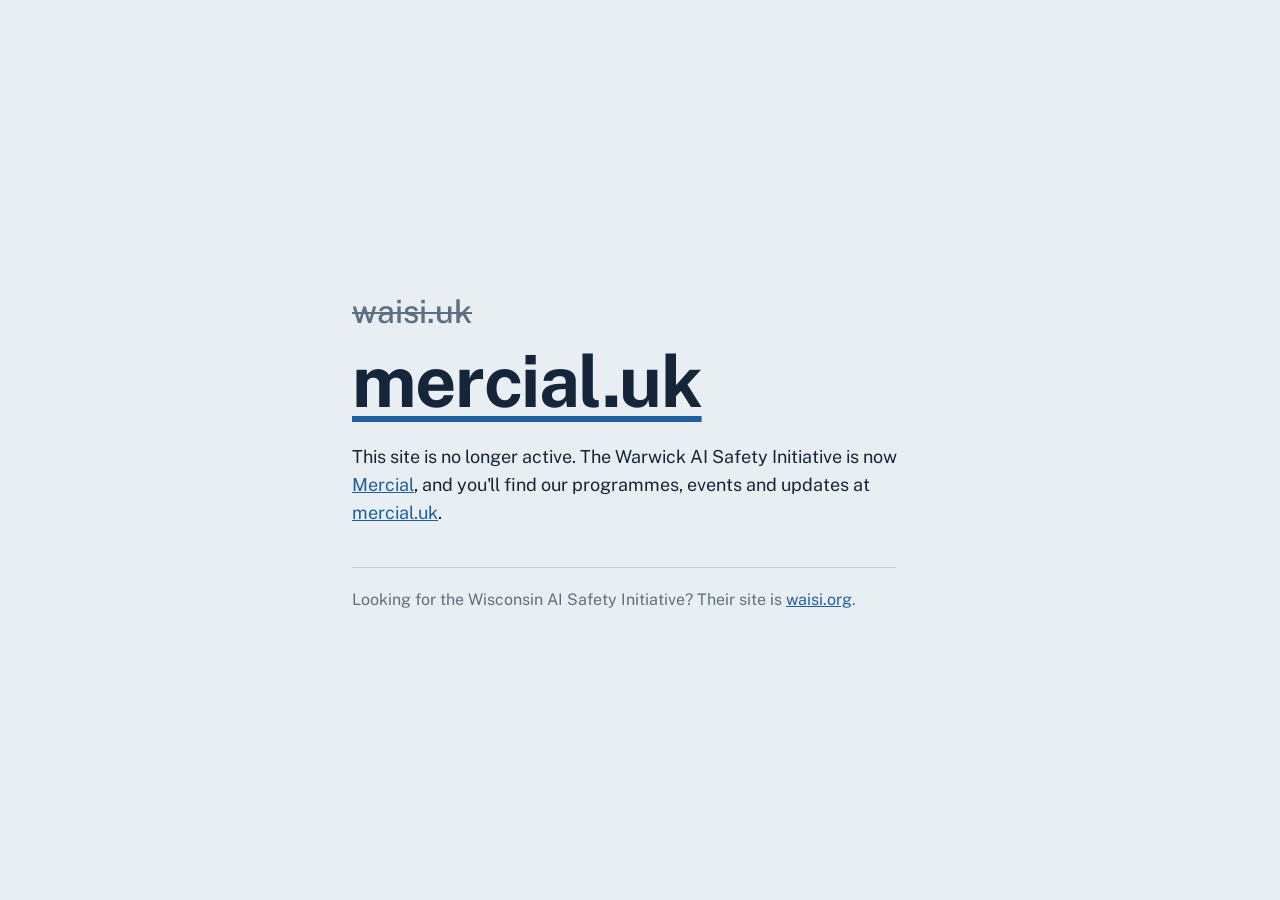
<file: index.html>
<!DOCTYPE html>
<html lang="en-GB">
<head>
  <meta charset="utf-8">
  <meta name="viewport" content="width=device-width, initial-scale=1">
  <title>We've moved to mercial.uk</title>
  <meta name="description" content="The Warwick AI Safety Initiative is now Mercial. Visit mercial.uk.">
  <meta name="robots" content="noindex, follow">
  <link rel="canonical" href="https://mercial.uk/">
  <link rel="preconnect" href="https://fonts.googleapis.com">
  <link rel="preconnect" href="https://fonts.gstatic.com" crossorigin>
  <link href="https://fonts.googleapis.com/css2?family=Public+Sans:wght@400;500;700&display=swap" rel="stylesheet">
  <style>
    :root {
      --bg: #e9eef2;
      --ink: #15263a;
      --muted: #5d6f82;
      --rule: #c3ced8;
      --link: #1f5f9e;
      --focus: #e0a526;
    }
    @media (prefers-color-scheme: dark) {
      :root {
        --bg: #101a25;
        --ink: #e3ebf2;
        --muted: #8c9cad;
        --rule: #2a3a4b;
        --link: #8cc0f0;
      }
    }

    * { box-sizing: border-box; }

    html, body { height: 100%; }

    body {
      margin: 0;
      background: var(--bg);
      color: var(--ink);
      font-family: "Public Sans", -apple-system, BlinkMacSystemFont, "Segoe UI", Roboto, Helvetica, Arial, sans-serif;
      font-size: 1.125rem;
      line-height: 1.55;
      display: grid;
      place-items: center;
      padding: 2rem 1.5rem;
    }

    main {
      width: 100%;
      max-width: 36rem;
    }

    .old {
      margin: 0;
      font-size: clamp(1.5rem, 5vw, 2rem);
      font-weight: 500;
      color: var(--muted);
      text-decoration: line-through;
      text-decoration-thickness: 2px;
    }

    .new {
      margin: 0.1em 0 0;
      font-size: clamp(2.75rem, 11vw, 4.5rem);
      font-weight: 700;
      line-height: 1.05;
      letter-spacing: -0.02em;
    }

    .new a {
      color: var(--ink);
      text-decoration: underline;
      text-decoration-color: var(--link);
      text-decoration-thickness: 0.08em;
      text-underline-offset: 0.12em;
    }

    .new a:hover { color: var(--link); }

    p {
      margin: 1.5rem 0 0;
      max-width: 34em;
    }

    .aside {
      margin-top: 2.5rem;
      padding-top: 1.25rem;
      border-top: 1px solid var(--rule);
      font-size: 1rem;
      color: var(--muted);
    }

    a { color: var(--link); }

    a:focus-visible {
      outline: 3px solid var(--focus);
      outline-offset: 3px;
      border-radius: 2px;
    }
  </style>
</head>
<body>
  <main>
    <p class="old" aria-hidden="true">waisi.uk</p>
    <h1 class="new"><a href="https://mercial.uk/">mercial.uk</a></h1>

    <p>This site is no longer active. The Warwick AI Safety Initiative is now <a href="https://mercial.uk/">Mercial</a>, and you'll find our programmes, events and updates at <a href="https://mercial.uk/">mercial.uk</a>.</p>

    <p class="aside">Looking for the Wisconsin AI Safety Initiative? Their site is <a href="https://waisi.org/">waisi.org</a>.</p>
  </main>
</body>
</html>
</file>
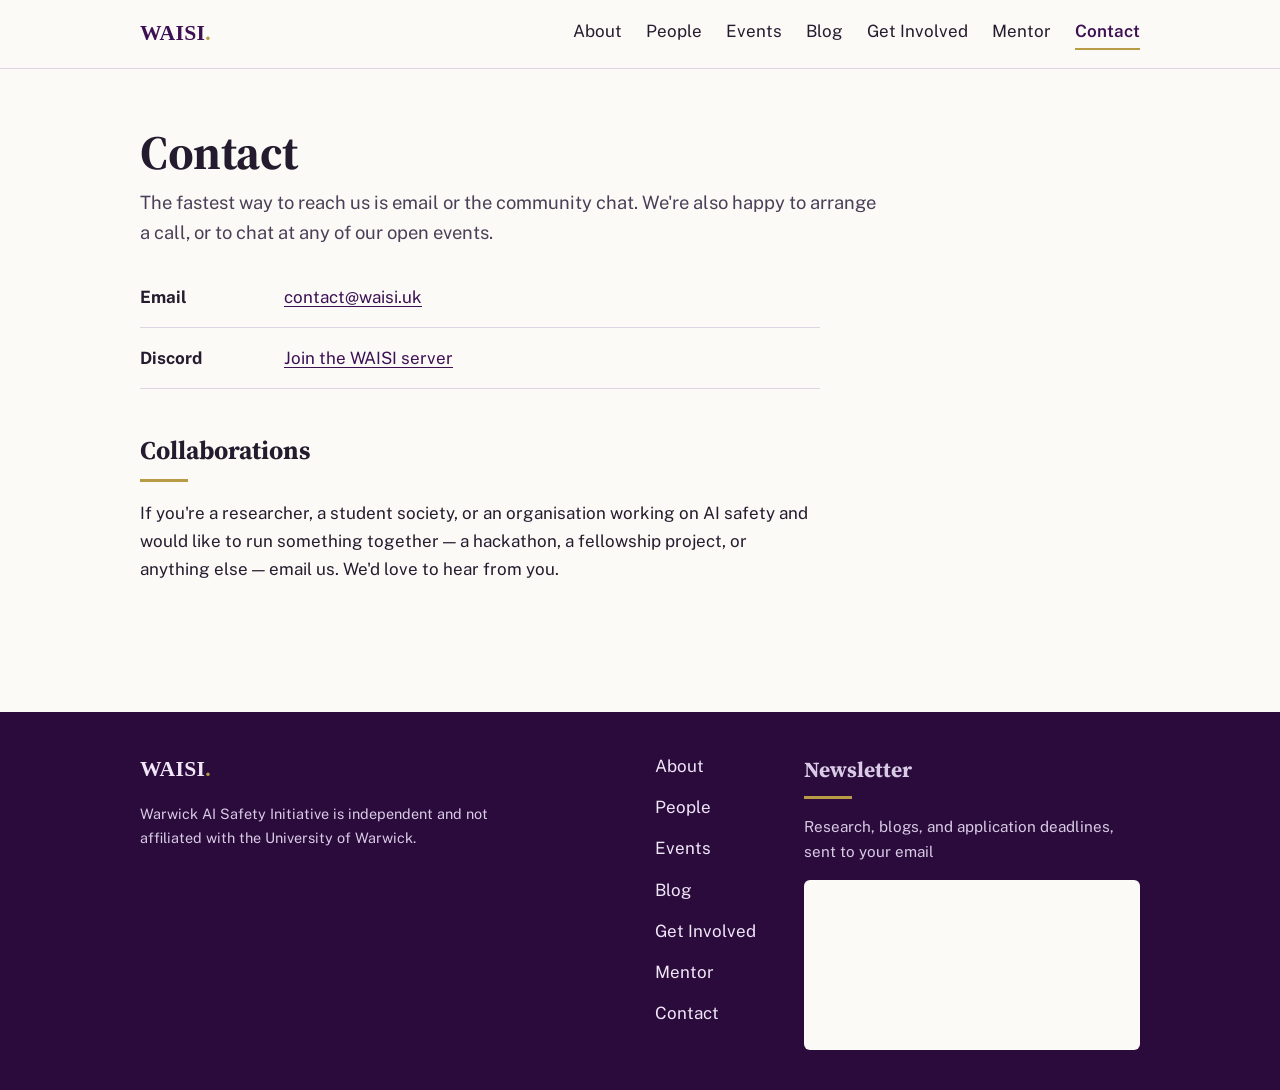
<file: contact.html>
<!DOCTYPE html>
<html lang="en-GB">
<head>
  <meta charset="UTF-8">
  <meta name="viewport" content="width=device-width, initial-scale=1.0">
  <title>Contact — Warwick AI Safety Initiative</title>
  <meta name="description" content="Get in touch with the Warwick AI Safety Initiative by email or on Discord.">
  <link rel="canonical" href="https://waisi.uk/contact.html">

  <!-- Link previews (Discord, WhatsApp, Substack, X). Update og:image if you
       replace images/og.png. -->
  <meta property="og:type" content="website">
  <meta property="og:site_name" content="Warwick AI Safety Initiative">
  <meta property="og:title" content="Contact — Warwick AI Safety Initiative">
  <meta property="og:description" content="Get in touch with the Warwick AI Safety Initiative by email or on Discord.">
  <meta property="og:url" content="https://waisi.uk/contact.html">
  <meta property="og:image" content="https://waisi.uk/images/og.png">
  <meta property="og:image:width" content="1200">
  <meta property="og:image:height" content="630">
  <meta name="twitter:card" content="summary_large_image">

  <link rel="preconnect" href="https://fonts.googleapis.com">
  <link rel="preconnect" href="https://fonts.gstatic.com" crossorigin>
  <link href="https://fonts.googleapis.com/css2?family=Public+Sans:wght@400;600;700&family=Source+Serif+4:opsz,wght@8..60,400;8..60,600;8..60,700&display=swap" rel="stylesheet">
  <link rel="icon" type="image/svg+xml" href="logo.svg">
  <link rel="apple-touch-icon" href="images/icon-180.png">
  <link rel="stylesheet" href="style.css">
</head>
<body>

<header class="site-header">
  <div class="inner">
    <a class="wordmark" href="index.html">WAISI<span class="dot">.</span></a>
    <nav class="site-nav" aria-label="Main">
      <a href="index.html">About</a>
      <a href="people.html">People</a>
      <a href="events.html">Events</a>
      <a href="https://waisiuk.substack.com">Blog</a>
      <a href="get-involved.html">Get Involved</a>
      <a href="mentors.html">Mentor</a>
      <a href="contact.html" aria-current="page">Contact</a>
    </nav>
  </div>
</header>

<main>
  <h1 class="page-title">Contact</h1>
  <p class="page-lede">The fastest way to reach us is email or the community chat. We're also happy to arrange a call, or to chat at any of our open events.</p>

  <ul class="contact-list">
    <!-- Swap the placeholders for your real details -->
    <li><span class="label">Email</span> <a href="mailto:contact@waisi.uk">contact@waisi.uk</a></li>
    <li><span class="label">Discord</span> <a href="https://discord.gg/TxTx2wZfP">Join the WAISI server</a></li>
  </ul>

  <h2>Collaborations</h2>
  <p>If you're a researcher, a student society, or an organisation working on AI safety and would like to run something together — a hackathon, a fellowship project, or anything else — email us. We'd love to hear from you.</p>
</main>

<footer class="site-footer">
  <div class="inner">
    <div class="brand">
      <a class="wordmark wordmark-light" href="index.html">WAISI<span class="dot">.</span></a>
      <p class="fine">Warwick AI Safety Initiative is independent and not affiliated with the University of Warwick.</p>
    </div>
    <nav class="site-nav" aria-label="Footer">
      <a href="index.html">About</a>
      <a href="people.html">People</a>
      <a href="events.html">Events</a>
      <a href="https://waisiuk.substack.com">Blog</a>
      <a href="get-involved.html">Get Involved</a>
      <a href="mentors.html">Mentor</a>
      <a href="contact.html">Contact</a>
    </nav>

    <div class="newsletter">
      <h2>Newsletter</h2>
      <p>Research, blogs, and application deadlines, sent to your email</p>
      <iframe src="https://waisiuk.substack.com/embed" title="Subscribe to the WAISI newsletter" loading="lazy" scrolling="no"></iframe>
    </div>

  </div>
</footer>

</body>
</html>
</file>
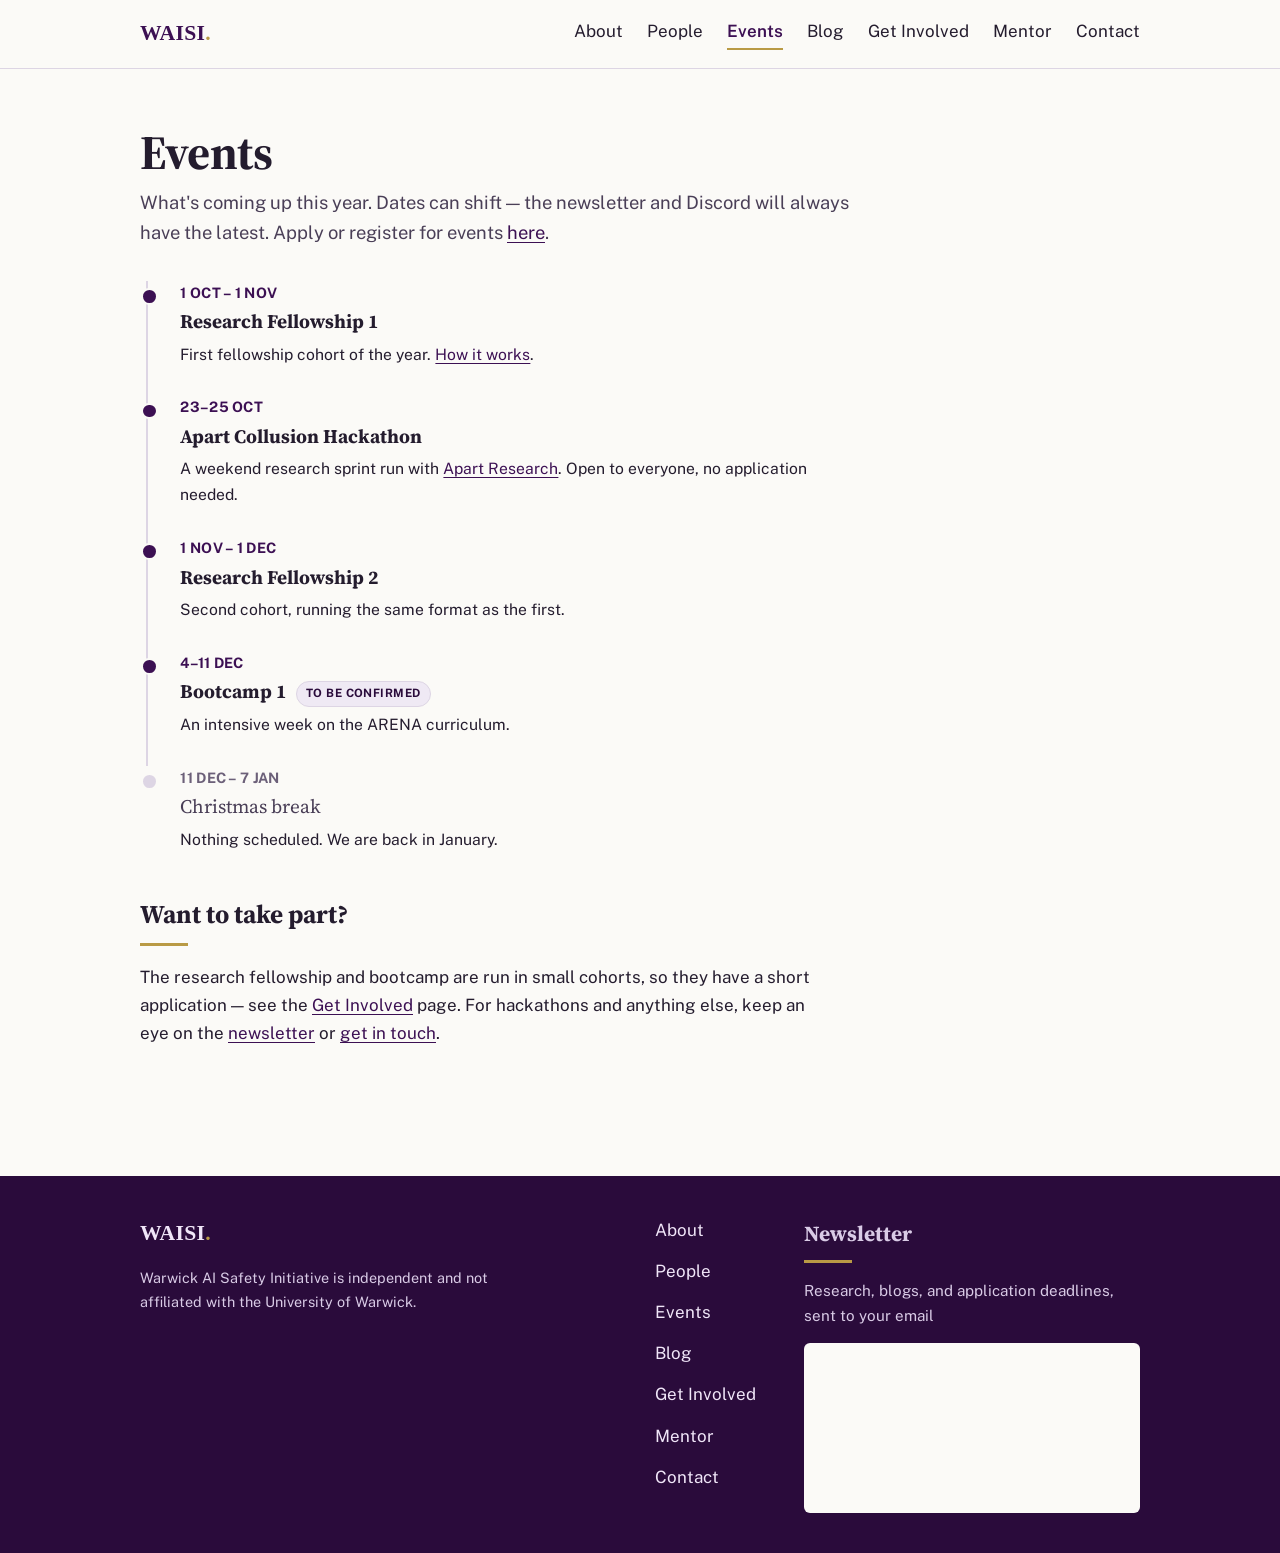
<file: events.html>
<!DOCTYPE html>
<html lang="en-GB">
<head>
  <meta charset="UTF-8">
  <meta name="viewport" content="width=device-width, initial-scale=1.0">
  <title>Events — Warwick AI Safety Initiative</title>
  <meta name="description" content="WAISI's programme for autumn 2026: research fellowships, the Apart collusion hackathon and the technical bootcamp.">
  <link rel="canonical" href="https://waisi.uk/events.html">

  <!-- Link previews (Discord, WhatsApp, Substack, X). Update og:image if you
       replace images/og.png. -->
  <meta property="og:type" content="website">
  <meta property="og:site_name" content="Warwick AI Safety Initiative">
  <meta property="og:title" content="Events — Warwick AI Safety Initiative">
  <meta property="og:description" content="WAISI's programme for autumn 2026: research fellowships, the Apart collusion hackathon and the technical bootcamp.">
  <meta property="og:url" content="https://waisi.uk/events.html">
  <meta property="og:image" content="https://waisi.uk/images/og.png">
  <meta property="og:image:width" content="1200">
  <meta property="og:image:height" content="630">
  <meta name="twitter:card" content="summary_large_image">

  <link rel="preconnect" href="https://fonts.googleapis.com">
  <link rel="preconnect" href="https://fonts.gstatic.com" crossorigin>
  <link href="https://fonts.googleapis.com/css2?family=Public+Sans:wght@400;600;700&family=Source+Serif+4:opsz,wght@8..60,400;8..60,600;8..60,700&display=swap" rel="stylesheet">
  <link rel="icon" type="image/svg+xml" href="logo.svg">
  <link rel="apple-touch-icon" href="images/icon-180.png">
  <link rel="stylesheet" href="style.css">
</head>
<body>

<header class="site-header">
  <div class="inner">
    <a class="wordmark" href="index.html">WAISI<span class="dot">.</span></a>
    <nav class="site-nav" aria-label="Main">
      <a href="index.html">About</a>
      <a href="people.html">People</a>
      <a href="events.html" aria-current="page">Events</a>
      <a href="https://waisiuk.substack.com">Blog</a>
      <a href="get-involved.html">Get Involved</a>
      <a href="mentors.html">Mentor</a>
      <a href="contact.html">Contact</a>
    </nav>
  </div>
</header>

<main>
  <h1 class="page-title">Events</h1>
  <p class="page-lede">What's coming up this year. Dates can shift — the newsletter and Discord will always have the latest. Apply or register for events <a href = "get-involved.html">here</a>.</p>

  <!-- TO UPDATE THE TIMELINE: edit the list below. Add class="tbc" to any <li>
       whose dates are not yet confirmed; it will show a "to be confirmed" tag. -->
  <ol class="timeline">
    <li>
      <p class="when"><time datetime="2026-10-01">1 Oct</time> – <time datetime="2026-11-01">1 Nov</time></p>
      <h3>Research Fellowship 1</h3>
      <p>First fellowship cohort of the year. <a href="get-involved.html">How it works</a>.</p>
    </li>
    <li>
      <p class="when"><time datetime="2026-10-23">23</time>–<time datetime="2026-10-25">25 Oct</time></p>
      <h3>Apart Collusion Hackathon</h3>
      <p>A weekend research sprint run with <a href="https://apartresearch.com/sprints">Apart Research</a>. Open to everyone, no application needed.</p>
    </li>
    <li>
      <p class="when"><time datetime="2026-11-01">1 Nov</time> – <time datetime="2026-12-01">1 Dec</time></p>
      <h3>Research Fellowship 2</h3>
      <p>Second cohort, running the same format as the first.</p>
    </li>
    <li class="tbc">
      <p class="when"><time datetime="2026-12-04">4</time>–<time datetime="2026-12-11">11 Dec</time></p>
      <h3>Bootcamp 1</h3>
      <p>An intensive week on the ARENA curriculum.</p>
    </li>
    <li class="quiet">
      <p class="when"><time datetime="2026-12-11">11 Dec</time> – <time datetime="2027-01-07">7 Jan</time></p>
      <h3>Christmas break</h3>
      <p>Nothing scheduled. We are back in January.</p>
    </li>
  </ol>

  <h2>Want to take part?</h2>
  <p>The research fellowship and bootcamp are run in small cohorts, so they have a short application — see the <a href="get-involved.html">Get Involved</a> page. For hackathons and anything else, keep an eye on the <a href="https://waisiuk.substack.com">newsletter</a> or <a href="contact.html">get in touch</a>.</p>
</main>

<footer class="site-footer">
  <div class="inner">
    <div class="brand">
      <a class="wordmark wordmark-light" href="index.html">WAISI<span class="dot">.</span></a>
      <p class="fine">Warwick AI Safety Initiative is independent and not affiliated with the University of Warwick.</p>
    </div>
    <nav class="site-nav" aria-label="Footer">
      <a href="index.html">About</a>
      <a href="people.html">People</a>
      <a href="events.html">Events</a>
      <a href="https://waisiuk.substack.com">Blog</a>
      <a href="get-involved.html">Get Involved</a>
      <a href="mentors.html">Mentor</a>
      <a href="contact.html">Contact</a>
    </nav>

    <div class="newsletter">
      <h2>Newsletter</h2>
      <p>Research, blogs, and application deadlines, sent to your email</p>
      <iframe src="https://waisiuk.substack.com/embed" title="Subscribe to the WAISI newsletter" loading="lazy" scrolling="no"></iframe>
    </div>

  </div>
</footer>

</body>
</html>
</file>
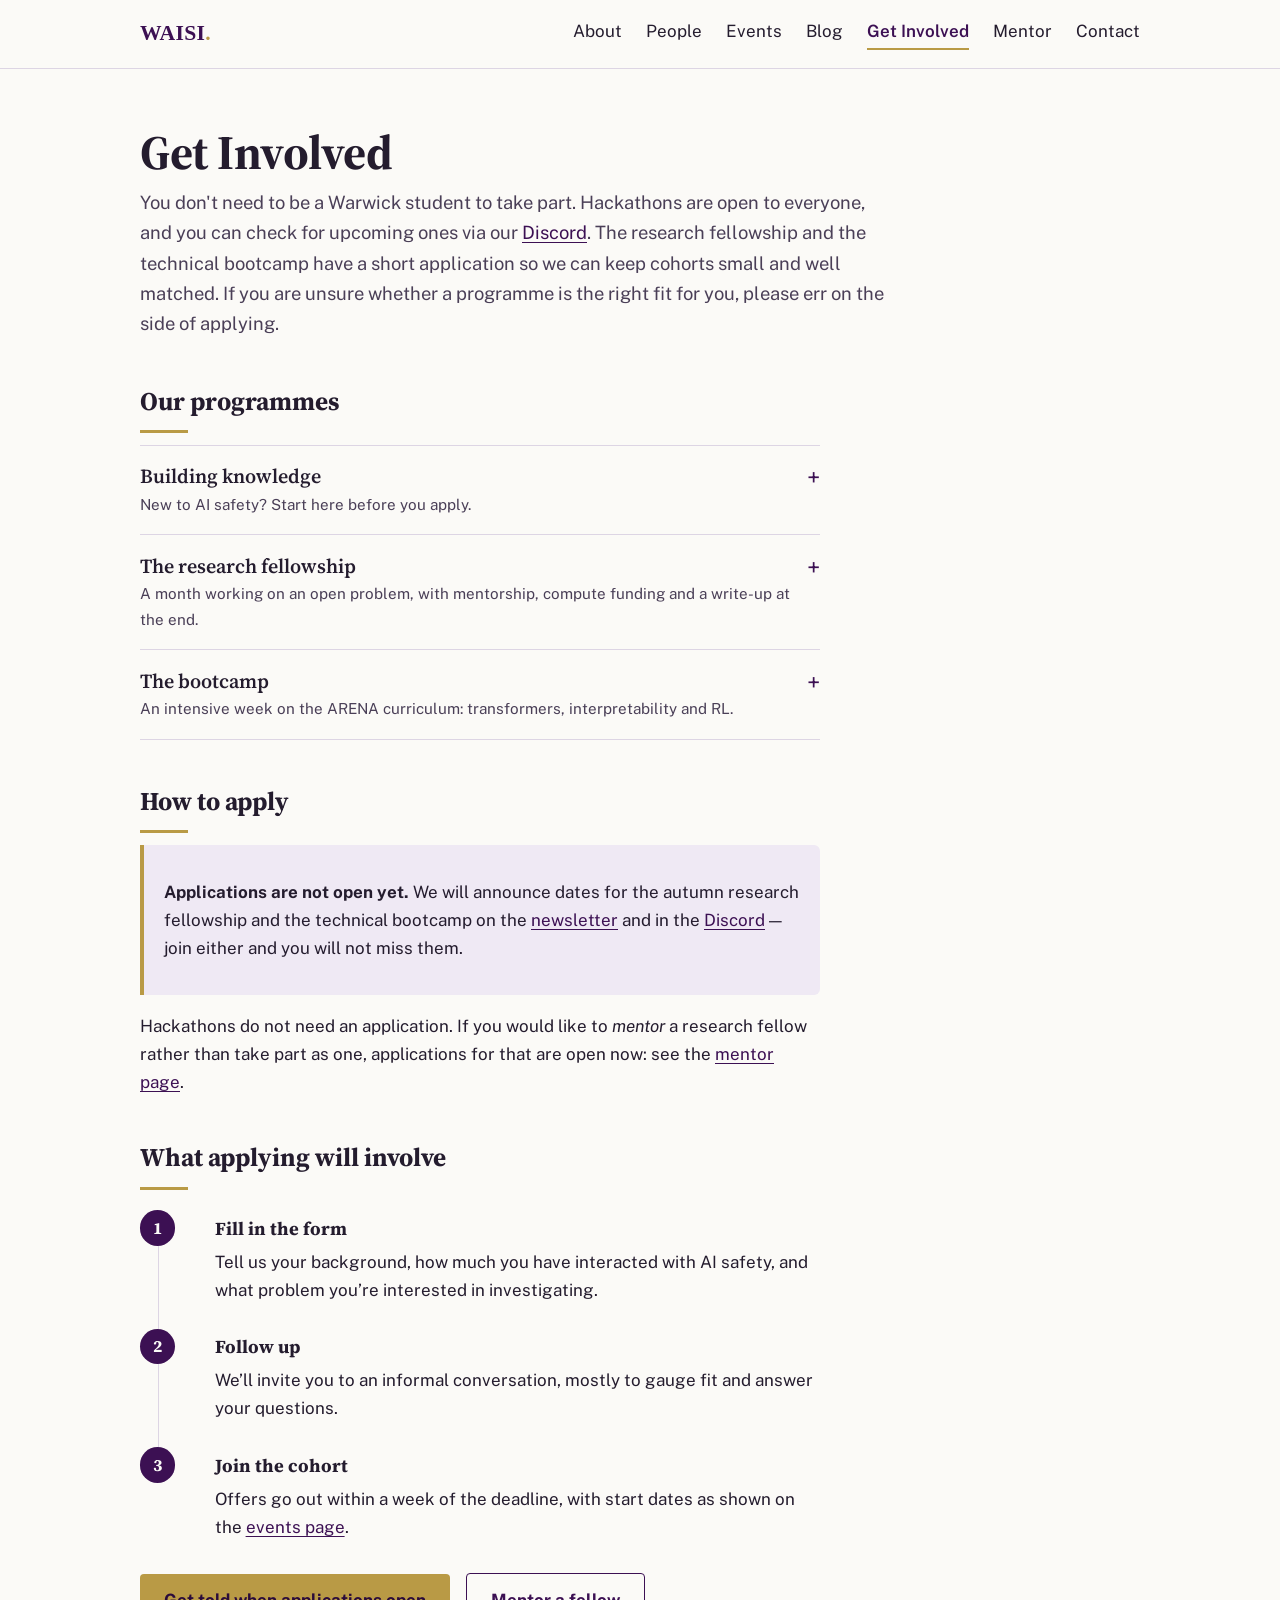
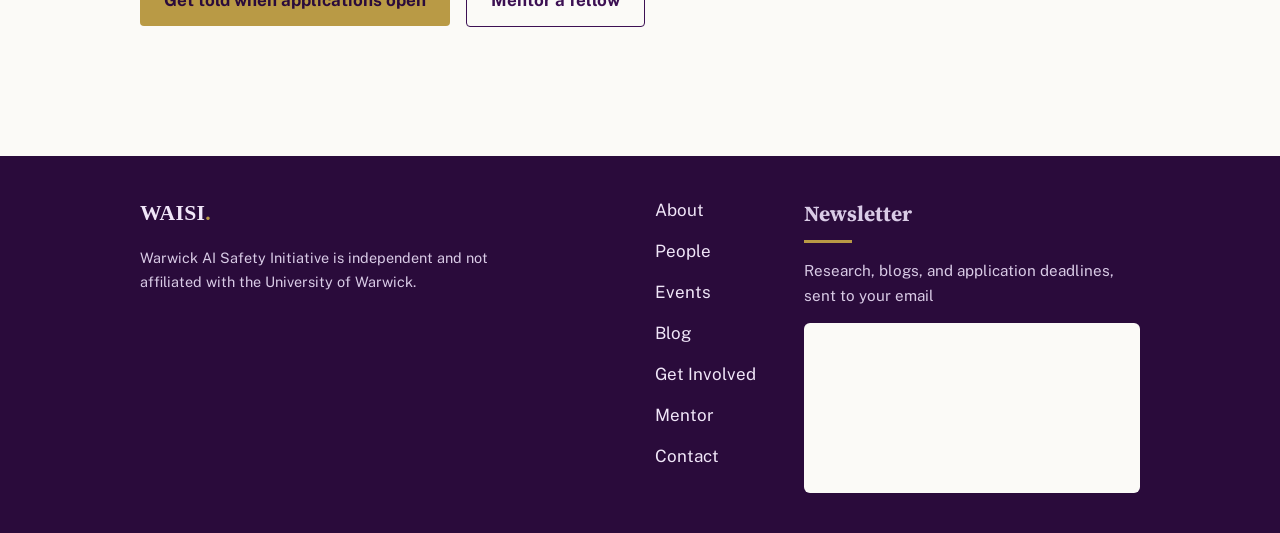
<file: get-involved.html>
<!DOCTYPE html>
<html lang="en-GB">
<head>
  <meta charset="UTF-8">
  <meta name="viewport" content="width=device-width, initial-scale=1.0">
  <title>Get Involved — Warwick AI Safety Initiative</title>
  <meta name="description" content="Apply to the WAISI research fellowship or technical bootcamp, or join a hackathon. Open to anyone, not just Warwick students.">
  <link rel="canonical" href="https://waisi.uk/get-involved.html">

  <!-- Link previews (Discord, WhatsApp, Substack, X). Update og:image if you
       replace images/og.png. -->
  <meta property="og:type" content="website">
  <meta property="og:site_name" content="Warwick AI Safety Initiative">
  <meta property="og:title" content="Get Involved — Warwick AI Safety Initiative">
  <meta property="og:description" content="Apply to the WAISI research fellowship or technical bootcamp, or join a hackathon. Open to anyone, not just Warwick students.">
  <meta property="og:url" content="https://waisi.uk/get-involved.html">
  <meta property="og:image" content="https://waisi.uk/images/og.png">
  <meta property="og:image:width" content="1200">
  <meta property="og:image:height" content="630">
  <meta name="twitter:card" content="summary_large_image">

  <link rel="preconnect" href="https://fonts.googleapis.com">
  <link rel="preconnect" href="https://fonts.gstatic.com" crossorigin>
  <link href="https://fonts.googleapis.com/css2?family=Public+Sans:wght@400;600;700&family=Source+Serif+4:opsz,wght@8..60,400;8..60,600;8..60,700&display=swap" rel="stylesheet">
  <link rel="icon" type="image/svg+xml" href="logo.svg">
  <link rel="apple-touch-icon" href="images/icon-180.png">
  <link rel="stylesheet" href="style.css">
</head>
<body>

<header class="site-header">
  <div class="inner">
    <a class="wordmark" href="index.html">WAISI<span class="dot">.</span></a>
    <nav class="site-nav" aria-label="Main">
      <a href="index.html">About</a>
      <a href="people.html">People</a>
      <a href="events.html">Events</a>
      <a href="https://waisiuk.substack.com">Blog</a>
      <a href="get-involved.html" aria-current="page">Get Involved</a>
      <a href="mentors.html">Mentor</a>
      <a href="contact.html">Contact</a>
    </nav>
  </div>
</header>

<main>
  <h1 class="page-title">Get Involved</h1>
  <p class="page-lede">You don't need to be a Warwick student to take part. Hackathons are open to everyone, and you can check for upcoming ones via our <a href = "https://discord.gg/TxTx2wZfP">Discord</a>. The research fellowship and the technical bootcamp have a short application so we can keep cohorts small and well matched. If you are unsure whether a programme is the right fit for you, please err on the side of applying.</p>

  <h2>Our programmes</h2>

  <details class="drop">
    <summary>
      <span>
        <span class="drop-title">Building knowledge</span>
        <span class="teaser">New to AI safety? Start here before you apply.</span>
      </span>
    </summary>
    <div class="drop-body">
      <p>Our fellowship and bootcamp require some background knowledge. If you are new to AI safety, consider first completing this <a href="https://bluedot.org/courses/agi-strategy">BlueDot course</a>, or taking part in an AI safety fellowship run by your local EA or AI safety group (for example, <a href="https://ea-warwick.github.io/">EA Warwick's</a>) before you apply. Technical experience is not required to complete the research fellowship — you can choose to do conceptual research. We assume that you are comfortable with programming in the bootcamp.</p>
    </div>
  </details>

  <details class="drop">
    <summary>
      <span>
        <span class="drop-title">The research fellowship</span>
        <span class="teaser">A month working on an open problem, with mentorship, compute funding and a write-up at the end.</span>
      </span>
    </summary>
    <div class="drop-body">
      <p>A month-long programme where fellows work remotely on an open problem in AI safety, with support from the WAISI team, and write up what they find. Mentors will regularly contact the fellows to provide guidance and accountability, but fellows will be agentic and take initiative. Fellows can propose their own idea, or work on one of the <a href="https://docs.google.com/document/d/1J6xH2bI-h111yeozWyam3KYQZCDKwj8Hc6oGaQprhuU/edit?usp=sharing">suggested problems</a>. The fellowship suits people who already have background knowledge on AI safety and want real applied experience. Compute funding is available. See the <a href="events.html">events page</a> for upcoming dates.</p>
    </div>
  </details>

  <details class="drop">
    <summary>
      <span>
        <span class="drop-title">The bootcamp</span>
        <span class="teaser">An intensive week on the ARENA curriculum: transformers, interpretability and RL.</span>
      </span>
    </summary>
    <div class="drop-body">
      <p>An intensive programme following the <a href="https://www.arena.education/curriculum">ARENA curriculum</a>: PyTorch fundamentals, transformer architecture, mechanistic interpretability, and reinforcement learning, mixing guided exercises with programming.</p>
      <p>You need comfort with programming (Python) and roughly first-year undergraduate maths (linear algebra, calculus and probability). No machine learning background required.</p>
    </div>
  </details>

  <h2>How to apply</h2>

  <div class="notice">
    <p><strong>Applications are not open yet.</strong> We will announce dates for the
    autumn research fellowship and the technical bootcamp on the
    <a href="https://waisiuk.substack.com">newsletter</a> and in the
    <a href="https://discord.gg/TxTx2wZfP">Discord</a> — join either and you will not miss them.</p>
  </div>

  <p>Hackathons do not need an application. If you would like to <em>mentor</em> a
  research fellow rather than take part as one, applications for that are open now:
  see the <a href="mentors.html">mentor page</a>.</p>

  <h2>What applying will involve</h2>
  <ol class="steps">
    <li>
      <h3>Fill in the form</h3>
      <p>Tell us your background, how much you have interacted with AI safety, and what problem you’re interested in investigating.</p>
    </li>
    <li>
      <h3>Follow up</h3>
      <p>We’ll invite you to an informal conversation, mostly to gauge fit and answer your questions.</p>
    </li>
    <li>
      <h3>Join the cohort</h3>
      <p>Offers go out within a week of the deadline, with start dates as shown on the <a href="events.html">events page</a>.</p>
    </li>
  </ol>

  <p style="margin-top:2rem">
    <a class="button" href="https://waisiuk.substack.com">Get told when applications open</a>
    <a class="button outline" href="mentors.html">Mentor a fellow</a>
  </p>
</main>

<footer class="site-footer">
  <div class="inner">
    <div class="brand">
      <a class="wordmark wordmark-light" href="index.html">WAISI<span class="dot">.</span></a>
      <p class="fine">Warwick AI Safety Initiative is independent and not affiliated with the University of Warwick.</p>
    </div>
    <nav class="site-nav" aria-label="Footer">
      <a href="index.html">About</a>
      <a href="people.html">People</a>
      <a href="events.html">Events</a>
      <a href="https://waisiuk.substack.com">Blog</a>
      <a href="get-involved.html">Get Involved</a>
      <a href="mentors.html">Mentor</a>
      <a href="contact.html">Contact</a>
    </nav>

    <div class="newsletter">
      <h2>Newsletter</h2>
      <p>Research, blogs, and application deadlines, sent to your email</p>
      <iframe src="https://waisiuk.substack.com/embed" title="Subscribe to the WAISI newsletter" loading="lazy" scrolling="no"></iframe>
    </div>

  </div>
</footer>

</body>
</html>
</file>
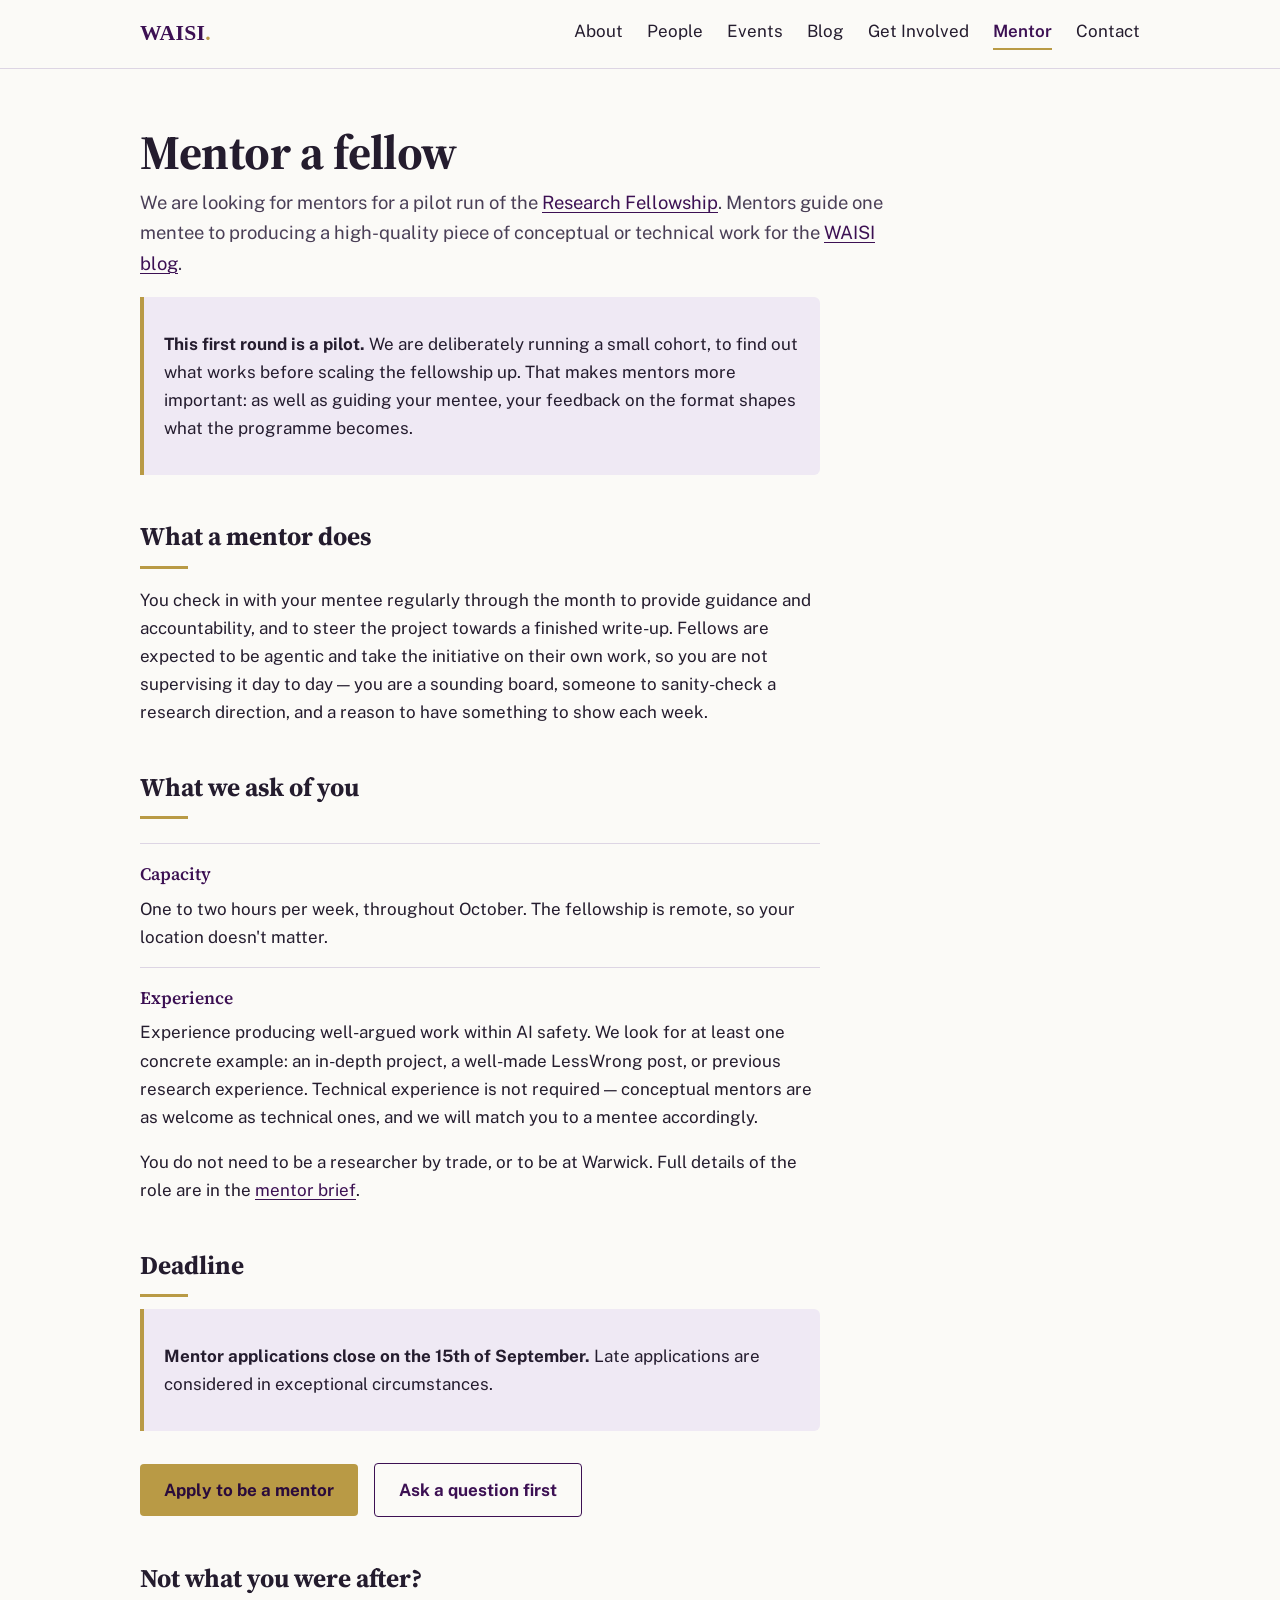
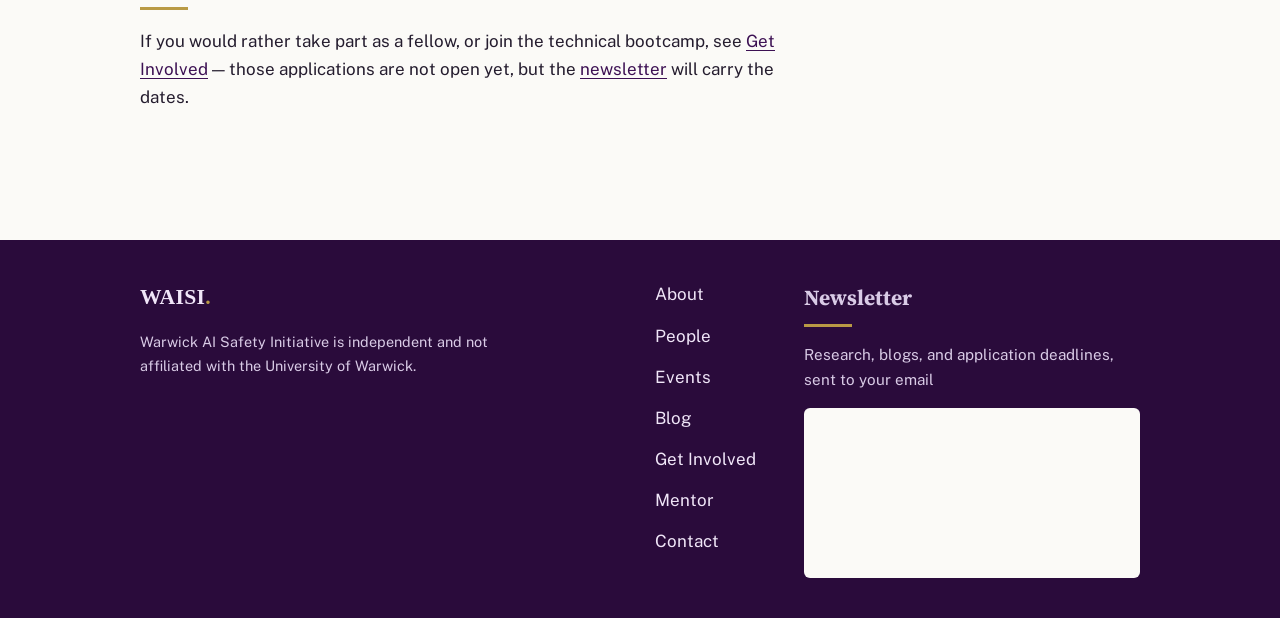
<file: mentors.html>
<!DOCTYPE html>
<html lang="en-GB">
<head>
  <meta charset="UTF-8">
  <meta name="viewport" content="width=device-width, initial-scale=1.0">
  <title>Mentor — Warwick AI Safety Initiative</title>
  <meta name="description" content="Mentor a fellow on the WAISI research fellowship. Applications are open until 15 September.">
  <link rel="canonical" href="https://waisi.uk/mentors.html">

  <!-- Link previews (Discord, WhatsApp, Substack, X). Update og:image if you
       replace images/og.png. -->
  <meta property="og:type" content="website">
  <meta property="og:site_name" content="Warwick AI Safety Initiative">
  <meta property="og:title" content="Mentor — Warwick AI Safety Initiative">
  <meta property="og:description" content="Mentor a fellow on the WAISI research fellowship. Applications are open until 15 September.">
  <meta property="og:url" content="https://waisi.uk/mentors.html">
  <meta property="og:image" content="https://waisi.uk/images/og.png">
  <meta property="og:image:width" content="1200">
  <meta property="og:image:height" content="630">
  <meta name="twitter:card" content="summary_large_image">

  <link rel="preconnect" href="https://fonts.googleapis.com">
  <link rel="preconnect" href="https://fonts.gstatic.com" crossorigin>
  <link href="https://fonts.googleapis.com/css2?family=Public+Sans:wght@400;600;700&family=Source+Serif+4:opsz,wght@8..60,400;8..60,600;8..60,700&display=swap" rel="stylesheet">
  <link rel="icon" type="image/svg+xml" href="logo.svg">
  <link rel="apple-touch-icon" href="images/icon-180.png">
  <link rel="stylesheet" href="style.css">
</head>
<body>

<header class="site-header">
  <div class="inner">
    <a class="wordmark" href="index.html">WAISI<span class="dot">.</span></a>
    <nav class="site-nav" aria-label="Main">
      <a href="index.html">About</a>
      <a href="people.html">People</a>
      <a href="events.html">Events</a>
      <a href="https://waisiuk.substack.com">Blog</a>
      <a href="get-involved.html">Get Involved</a>
      <a href="mentors.html" aria-current="page">Mentor</a>
      <a href="contact.html">Contact</a>
    </nav>
  </div>
</header>

<main>
  <h1 class="page-title">Mentor a fellow</h1>
  <p class="page-lede">We are looking for mentors for a pilot run of the <a href="get-involved.html">Research Fellowship</a>. Mentors guide one mentee to producing a high-quality piece of conceptual or technical work for the <a href="https://waisiuk.substack.com/">WAISI blog</a>.</p>

  <div class="notice">
    <p><strong>This first round is a pilot.</strong> We are deliberately running a small cohort, to find out what works before scaling the fellowship up. That makes mentors more important: as well as guiding your mentee, your feedback on the format shapes what the programme becomes.</p>
  </div>

  <h2>What a mentor does</h2>
  <p>You check in with your mentee regularly through the month to provide guidance and accountability, and to steer the project towards a finished write-up. Fellows are expected to be agentic and take the initiative on their own work, so you are not supervising it day to day — you are a sounding board, someone to sanity-check a research direction, and a reason to have something to show each week.</p>

  <h2>What we ask of you</h2>
  <dl class="criteria">
    <dt>Capacity</dt>
    <dd>One to two hours per week, throughout October. The fellowship is remote, so your location doesn't matter.</dd>

    <dt>Experience</dt>
    <dd>Experience producing well-argued work within AI safety. We look for at least one concrete example: an in-depth project, a well-made LessWrong post, or previous research experience. Technical experience is not required — conceptual mentors are as welcome as technical ones, and we will match you to a mentee accordingly.</dd>
  </dl>
  <p>You do not need to be a researcher by trade, or to be at Warwick. Full details of the role are in the <a href="https://docs.google.com/document/d/1wP4-oNvtd1YUK9610CQK6Qlt-7tfDPb9YR3XbYqzkAw/edit?usp=sharing">mentor brief</a>.</p>

  <h2>Deadline</h2>
  <div class="notice">
    <p><strong>Mentor applications close on the 15th of September.</strong> Late applications are considered in exceptional circumstances.</p>
  </div>

  <p style="margin-top:2rem">
    <a class="button" href="https://brhksxurf1.zite.so">Apply to be a mentor</a>
    <a class="button outline" href="mailto:contact@waisi.uk">Ask a question first</a>
  </p>

  <h2>Not what you were after?</h2>
  <p>If you would rather take part as a fellow, or join the technical bootcamp, see <a href="get-involved.html">Get Involved</a> — those applications are not open yet, but the <a href="https://waisiuk.substack.com">newsletter</a> will carry the dates.</p>
</main>

<footer class="site-footer">
  <div class="inner">
    <div class="brand">
      <a class="wordmark wordmark-light" href="index.html">WAISI<span class="dot">.</span></a>
      <p class="fine">Warwick AI Safety Initiative is independent and not affiliated with the University of Warwick.</p>
    </div>
    <nav class="site-nav" aria-label="Footer">
      <a href="index.html">About</a>
      <a href="people.html">People</a>
      <a href="events.html">Events</a>
      <a href="https://waisiuk.substack.com">Blog</a>
      <a href="get-involved.html">Get Involved</a>
      <a href="mentors.html">Mentor</a>
      <a href="contact.html">Contact</a>
    </nav>

    <div class="newsletter">
      <h2>Newsletter</h2>
      <p>Research, blogs, and application deadlines, sent to your email</p>
      <iframe src="https://waisiuk.substack.com/embed" title="Subscribe to the WAISI newsletter" loading="lazy" scrolling="no"></iframe>
    </div>

  </div>
</footer>

</body>
</html>
</file>
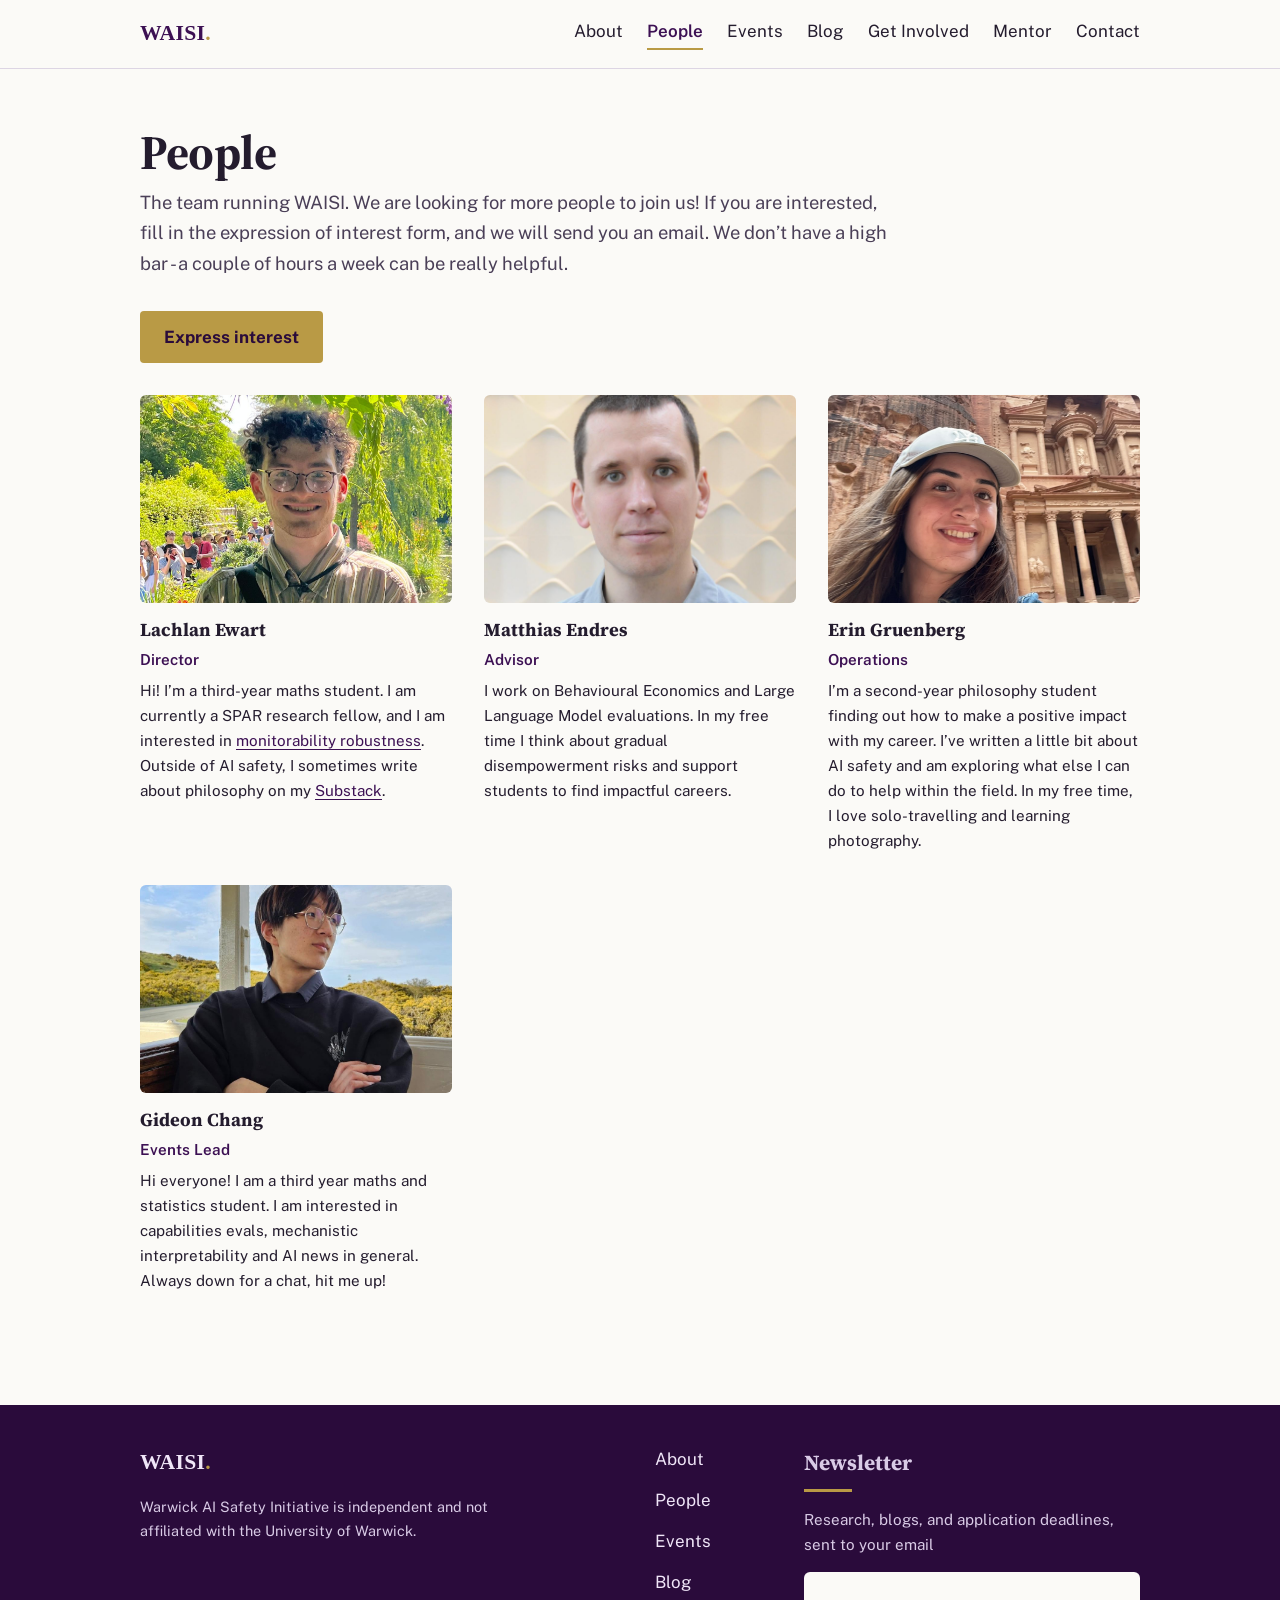
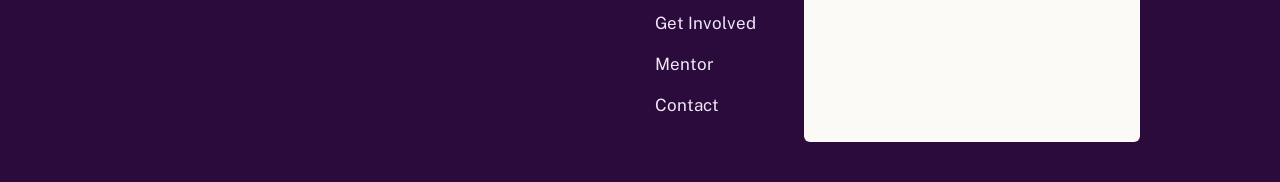
<file: people.html>
<!DOCTYPE html>
<html lang="en-GB">
<head>
  <meta charset="UTF-8">
  <meta name="viewport" content="width=device-width, initial-scale=1.0">
  <title>People — Warwick AI Safety Initiative</title>
  <meta name="description" content="Meet the team running the Warwick AI Safety Initiative, and find out how to join us.">
  <link rel="canonical" href="https://waisi.uk/people.html">

  <!-- Link previews (Discord, WhatsApp, Substack, X). Update og:image if you
       replace images/og.png. -->
  <meta property="og:type" content="website">
  <meta property="og:site_name" content="Warwick AI Safety Initiative">
  <meta property="og:title" content="People — Warwick AI Safety Initiative">
  <meta property="og:description" content="Meet the team running the Warwick AI Safety Initiative, and find out how to join us.">
  <meta property="og:url" content="https://waisi.uk/people.html">
  <meta property="og:image" content="https://waisi.uk/images/og.png">
  <meta property="og:image:width" content="1200">
  <meta property="og:image:height" content="630">
  <meta name="twitter:card" content="summary_large_image">

  <link rel="preconnect" href="https://fonts.googleapis.com">
  <link rel="preconnect" href="https://fonts.gstatic.com" crossorigin>
  <link href="https://fonts.googleapis.com/css2?family=Public+Sans:wght@400;600;700&family=Source+Serif+4:opsz,wght@8..60,400;8..60,600;8..60,700&display=swap" rel="stylesheet">
  <link rel="icon" type="image/svg+xml" href="logo.svg">
  <link rel="apple-touch-icon" href="images/icon-180.png">
  <link rel="stylesheet" href="style.css">
</head>
<body>

<header class="site-header">
  <div class="inner">
    <a class="wordmark" href="index.html">WAISI<span class="dot">.</span></a>
    <nav class="site-nav" aria-label="Main">
      <a href="index.html">About</a>
      <a href="people.html" aria-current="page">People</a>
      <a href="events.html">Events</a>
      <a href="https://waisiuk.substack.com">Blog</a>
      <a href="get-involved.html">Get Involved</a>
      <a href="mentors.html">Mentor</a>
      <a href="contact.html">Contact</a>
    </nav>
  </div>
</header>

<main>
  <h1 class="page-title">People</h1>
  <p class="page-lede">The team running WAISI. We are looking for more people to join us! If you are interested, fill in the expression of interest form, and we will send you an email. We don’t have a high bar - a couple of hours a week can be really helpful.</p>
  <p style="margin-top:2rem">
    <a class="button" href="https://forms.gle/zNwPWUaJBdoujuj68">Express interest</a>
  </p>

  <div class="people">
    <div class="person">
      <img src="images/LachlanPfp.jpeg" alt="Photo of Lachlan">
      <h3>Lachlan Ewart</h3>
      <p class="role">Director</p>
      <p>Hi! I’m a third-year maths student. I am currently a SPAR research fellow, and I am interested in <a href="https://www.lesswrong.com/posts/5YxxKgd7XLeStyT5n/we-should-consider-how-long-monitoring-is-reliable-for">monitorability robustness</a>. Outside of AI safety, I sometimes write about philosophy on my <a href = "https://substack.com/@lachlandachlan">Substack</a>.</p>
    </div>

    <div class="person">
      <img src="images/MatthiasPfp.jpeg" alt="Photo of Matthias">
      <h3>Matthias Endres</h3>
      <p class="role">Advisor</p>
      <p>I work on Behavioural Economics and Large Language Model evaluations. In my free time I think about gradual disempowerment risks and support students to find impactful careers.</p>
    </div>
    
    <div class="person">
      <img src="images/ErinPfp.jpeg" alt="Photo of Erin">
      <h3>Erin Gruenberg</h3>
      <p class="role">Operations</p>
      <p>I’m a second-year philosophy student finding out how to make a positive impact with my career. I’ve written a little bit about AI safety and am exploring what else I can do to help within the field. In my free time, I love solo-travelling and learning photography.</p>
    </div>

      <div class="person">
      <img src="images/GideonPfp.jpeg" alt="Photo of Gideon">
      <h3>Gideon Chang</h3>
      <p class="role">Events Lead</p>
      <p>Hi everyone! I am a third year maths and statistics student. I am interested in capabilities evals, mechanistic interpretability and AI news in general. Always down for a chat, hit me up!</p>
    </div>

  </div>
</main>

<footer class="site-footer">
  <div class="inner">
    <div class="brand">
      <a class="wordmark wordmark-light" href="index.html">WAISI<span class="dot">.</span></a>
      <p class="fine">Warwick AI Safety Initiative is independent and not affiliated with the University of Warwick.</p>
    </div>
    <nav class="site-nav" aria-label="Footer">
      <a href="index.html">About</a>
      <a href="people.html">People</a>
      <a href="events.html">Events</a>
      <a href="https://waisiuk.substack.com">Blog</a>
      <a href="get-involved.html">Get Involved</a>
      <a href="mentors.html">Mentor</a>
      <a href="contact.html">Contact</a>
    </nav>

    <div class="newsletter">
      <h2>Newsletter</h2>
      <p>Research, blogs, and application deadlines, sent to your email</p>
      <iframe src="https://waisiuk.substack.com/embed" title="Subscribe to the WAISI newsletter" loading="lazy" scrolling="no"></iframe>
    </div>

  </div>
</footer>

</body>
</html>
</file>
<file: style.css>
/* ============================================================
   WAISI — Warwick AI Safety Initiative
   ------------------------------------------------------------
   CUSTOMISE HERE: colours, fonts and spacing all live in the
   variables below. Change a value once and it applies site-wide.
   ============================================================ */

:root {
  /* Colours (Warwick aubergine + gold) */
  --ink: #241c2e;          /* body text */
  --paper: #fbfaf7;        /* page background */
  --aubergine: #3c1053;    /* primary brand colour */
  --aubergine-deep: #2a0b3b;
  --gold: #b99a45;         /* accent */
  --lilac: #efe9f4;        /* tinted surface */
  --line: #ddd5e4;         /* hairlines */

  /* Type
     --font-logo must stay identical to the font-family in logo.svg, so the
     wordmark and the W in the logo tile resolve to the same face on every
     device. If you change one, change the other. */
  --font-logo: Georgia, "Times New Roman", serif;
  --font-display: "Source Serif 4", Georgia, serif;
  --font-body: "Public Sans", system-ui, -apple-system, sans-serif;

  /* Layout */
  --measure: 68ch;         /* max width of running text */
  --page-max: 1080px;      /* max width of the page */
  --pad: clamp(1.25rem, 4vw, 2.5rem);
}

* { box-sizing: border-box; }

html { scroll-behavior: smooth; }
@media (prefers-reduced-motion: reduce) {
  html { scroll-behavior: auto; }
  * { animation: none !important; transition: none !important; }
}

body {
  margin: 0;
  background: var(--paper);
  color: var(--ink);
  font-family: var(--font-body);
  font-size: 1.0625rem;
  line-height: 1.65;
}

a { color: var(--aubergine); text-decoration-thickness: 1px; text-underline-offset: 3px; }
a:hover { color: var(--aubergine-deep); text-decoration-thickness: 2px; }
:focus-visible { outline: 3px solid var(--gold); outline-offset: 2px; }

/* ---------- Header & navigation ---------- */

.site-header {
  border-bottom: 1px solid var(--line);
  background: var(--paper);
}

.site-header .inner {
  max-width: var(--page-max);
  margin: 0 auto;
  padding: 1rem var(--pad);
  display: flex;
  align-items: center;
  justify-content: space-between;
  gap: 1rem;
  flex-wrap: wrap;
}

.wordmark {
  font-family: var(--font-logo);
  font-weight: 700;
  font-size: 1.35rem;
  letter-spacing: 0.015em;   /* serif capitals need a little air */
  color: var(--aubergine);
  text-decoration: none;
}
.wordmark .dot { color: var(--gold); }
.wordmark-light { color: #f0e6f8; }

.site-nav { display: flex; align-items: flex-start; gap: 1.5rem; flex-wrap: wrap; }
.site-nav a {
  text-decoration: none;
  color: var(--ink);
  padding-bottom: 3px;
  border-bottom: 2px solid transparent;
}
.site-nav a:hover { border-bottom-color: var(--line); }
.site-nav a[aria-current="page"] {
  border-bottom-color: var(--gold);
  color: var(--aubergine);
  font-weight: 600;
}

/* ---------- Hero ---------- */

.hero {
  position: relative;
  background: var(--aubergine);
  color: #f4eefa;
  overflow: hidden;
}
.hero .inner {
  position: relative;
  max-width: var(--page-max);
  margin: 0 auto;
  padding: clamp(3rem, 9vw, 6rem) var(--pad);
}
.hero h1 {
  font-family: var(--font-display);
  font-size: clamp(2.2rem, 6vw, 3.7rem);
  line-height: 1.12;
  letter-spacing: -0.01em;
  margin: 0 0 1rem;
  max-width: 18ch;
}
.hero p {
  max-width: 52ch;
  font-size: 1.15rem;
  margin: 0 0 2rem;
  color: #e4d9ee;
}
.hero .field {
  position: absolute;
  inset: 0;
  opacity: 0.35;
  pointer-events: none;
}

.button {
  display: inline-block;
  background: var(--gold);
  color: var(--aubergine-deep);
  font-weight: 700;
  text-decoration: none;
  padding: 0.75rem 1.5rem;
  border-radius: 4px;
}
.button:hover { background: #cbae5c; color: var(--aubergine-deep); }
.button.quiet {
  background: transparent;
  color: inherit;
  border: 1px solid currentColor;
  margin-left: 0.75rem;
}

/* ---------- Page body ---------- */

main { max-width: var(--page-max); margin: 0 auto; padding: 2.5rem var(--pad) 4rem; }

h1.page-title {
  font-family: var(--font-display);
  font-size: clamp(2rem, 5vw, 3rem);
  letter-spacing: -0.01em;
  line-height: 1.15;
  margin: 1rem 0 0.5rem;
}
.page-lede { max-width: var(--measure); font-size: 1.15rem; color: #4a3f57; margin-top: 0; }

h2 {
  font-family: var(--font-display);
  font-size: 1.6rem;
  letter-spacing: 0;
  margin: 2.5rem 0 0.75rem;
}
h2::after {
  content: "";
  display: block;
  width: 3rem;
  height: 3px;
  background: var(--gold);
  margin-top: 0.5rem;
}

p, ul, ol { max-width: var(--measure); }

/* ---------- Activity list (home) ---------- */

.activities { display: grid; grid-template-columns: repeat(auto-fit, minmax(260px, 1fr)); gap: 2rem; margin-top: 1.5rem; }
.activity { border-top: 3px solid var(--aubergine); padding-top: 1rem; }
.activity h3 { font-family: var(--font-display); font-size: 1.2rem; margin: 0 0 0.4rem; }
.activity p { margin: 0; font-size: 0.98rem; }

/* ---------- People ---------- */

.people { display: grid; grid-template-columns: repeat(auto-fill, minmax(230px, 1fr)); gap: 2rem; margin-top: 2rem; }
.person img, .person .placeholder {
  width: 100%;
  aspect-ratio: 1.5;
  object-fit: cover;
  border-radius: 6px;
  background: var(--lilac);
  display: grid;
  place-items: center;
  color: var(--aubergine);
  font-family: var(--font-display);
  font-size: 2.5rem;
}
.person h3 { font-family: var(--font-display); font-size: 1.15rem; margin: 0.75rem 0 0.1rem; }
.person .role { color: var(--aubergine); font-weight: 600; font-size: 0.95rem; margin: 0 0 0.35rem; }
.person p { font-size: 0.95rem; margin: 0; }

/* ---------- Events ---------- */

.events-figure { margin: 2rem 0 0; }
.events-figure img {
  display: block;
  width: 100%;
  height: auto;
  border: 1px solid var(--line);
  border-radius: 6px;
  background: #fff;
}
.events-figure figcaption { font-size: 0.9rem; color: #4a3f57; margin-top: 0.6rem; }

/* ---------- Apply steps ---------- */

.steps { list-style: none; counter-reset: step; padding: 0; margin: 1.5rem 0 0; max-width: var(--measure); }
.steps li {
  counter-increment: step;
  position: relative;
  padding: 0 0 1.75rem 3.5rem;
  border-left: 1px solid var(--line);
  margin-left: 1.1rem;
}
.steps li:last-child { border-left-color: transparent; padding-bottom: 0; }
.steps li::before {
  content: counter(step);
  position: absolute;
  left: -1.15rem;
  top: -0.2rem;
  width: 2.2rem;
  height: 2.2rem;
  border-radius: 50%;
  background: var(--aubergine);
  color: var(--paper);
  font-family: var(--font-display);
  font-weight: 700;
  display: grid;
  place-items: center;
}
.steps h3 { font-family: var(--font-display); font-size: 1.15rem; margin: 0 0 0.25rem; }
.steps p { margin: 0; }

.notice {
  background: var(--lilac);
  border-left: 4px solid var(--gold);
  padding: 1rem 1.25rem;
  max-width: var(--measure);
  border-radius: 0 6px 6px 0;
}

/* ---------- Contact ---------- */

.contact-list { list-style: none; padding: 0; max-width: var(--measure); }
.contact-list li { padding: 1rem 0; border-bottom: 1px solid var(--line); display: flex; gap: 1rem; flex-wrap: wrap; }
.contact-list .label { font-weight: 700; min-width: 8rem; }

/* ---------- Footer ---------- */

.site-footer { background: var(--aubergine-deep); color: #d9cbe6; margin-top: 3rem; }
.site-footer .inner {
  max-width: var(--page-max);
  margin: 0 auto;
  padding: 2.5rem var(--pad);
  display: grid;
  grid-template-columns: minmax(0, 1fr) auto minmax(17rem, 21rem);
  gap: 2rem 3rem;
  align-items: start;
}
/* Footer links read as a column here, which keeps all three blocks on one row */
.site-footer .site-nav { flex-direction: column; gap: 0.5rem; }
.site-footer a { color: #f0e6f8; }
.site-footer .fine { font-size: 0.9rem; max-width: 44ch; margin-bottom: 0; }

.newsletter h2 { margin-top: 0; font-size: 1.35rem; }
.newsletter p { font-size: 0.95rem; }
.newsletter iframe {
  width: 100%;
  height: 170px;
  border: 0;
  border-radius: 6px;
  display: block;
  background: var(--paper);
}

/* Stack into one column once the three footer blocks stop fitting side by side */
@media (max-width: 820px) {
  .site-footer .inner { grid-template-columns: minmax(0, 1fr); }
  .site-footer .site-nav { flex-direction: row; gap: 0.75rem 1.5rem; }
}

/* ---------- Expandable sections (details/summary) ---------- */

.drop { max-width: var(--measure); border-top: 1px solid var(--line); }
.drop:last-of-type { border-bottom: 1px solid var(--line); }

.drop > summary {
  display: flex;
  align-items: flex-start;
  gap: 1rem;
  padding: 1.1rem 0;
  cursor: pointer;
  list-style: none;          /* hide the default triangle */
}
.drop > summary::-webkit-details-marker { display: none; }

.drop .drop-title {
  display: block;
  font-family: var(--font-display);
  font-size: 1.25rem;
  font-weight: 600;
  line-height: 1.3;
}
.drop .teaser {
  display: block;
  font-size: 0.95rem;
  color: #4a3f57;
  margin-top: 0.15rem;
}
.drop > summary:hover .drop-title { color: var(--aubergine); }

/* The +/- indicator, pushed to the right-hand edge */
.drop > summary::after {
  content: "+";
  margin-left: auto;
  flex: none;
  font-size: 1.5rem;
  line-height: 1.2;
  color: var(--aubergine);
}
.drop[open] > summary::after { content: "\2212"; }   /* minus sign */

.drop-body { padding-bottom: 1.25rem; }
.drop-body > :first-child { margin-top: 0; }
.drop-body > :last-child { margin-bottom: 0; }

/* ---------- Events timeline ---------- */

.timeline { list-style: none; padding: 0; margin: 2rem 0 0; max-width: var(--measure); }
.timeline li {
  position: relative;
  padding: 0 0 1.75rem 2rem;
  border-left: 2px solid var(--line);
  margin-left: 0.4rem;
}
.timeline li:last-child { border-left-color: transparent; padding-bottom: 0; }
.timeline li::before {
  content: "";
  position: absolute;
  left: -0.45rem;
  top: 0.45rem;
  width: 0.8rem;
  height: 0.8rem;
  border-radius: 50%;
  background: var(--aubergine);
  border: 2px solid var(--paper);
}
.timeline .when {
  font-size: 0.9rem;
  font-weight: 700;
  letter-spacing: 0.02em;
  text-transform: uppercase;
  color: var(--aubergine);
  margin: 0;
}
.timeline h3 { font-family: var(--font-display); font-size: 1.2rem; margin: 0.1rem 0 0.25rem; }
.timeline p:last-child { margin: 0; font-size: 0.98rem; }

/* Dates not yet fixed */
.timeline li.tbc h3::after {
  content: "to be confirmed";
  display: inline-block;
  margin-left: 0.6rem;
  vertical-align: middle;
  font-family: var(--font-body);
  font-size: 0.72rem;
  font-weight: 700;
  letter-spacing: 0.04em;
  text-transform: uppercase;
  color: var(--aubergine-deep);
  background: var(--lilac);
  border: 1px solid var(--line);
  border-radius: 999px;
  padding: 0.15rem 0.55rem;
}
/* Breaks and other non-events sit back a little */
.timeline li.quiet::before { background: var(--line); }
.timeline li.quiet .when { color: #6c6079; }
.timeline li.quiet h3 { font-weight: 400; color: #4a3f57; }

/* ---------- Outline button (for use on the pale page background) ---------- */

.button.outline {
  background: transparent;
  color: var(--aubergine);
  border: 1px solid var(--aubergine);
  margin-left: 0.75rem;
}
.button.outline:hover { background: var(--lilac); color: var(--aubergine-deep); }

/* Buttons wrap rather than overflow on narrow screens */
@media (max-width: 480px) {
  .button { display: block; text-align: center; }
  .button.quiet, .button.outline { margin-left: 0; margin-top: 0.75rem; }
}

/* ---------- Criteria list (mentor page) ---------- */

.criteria { max-width: var(--measure); margin: 1.5rem 0 0; }
.criteria dt {
  font-family: var(--font-display);
  font-size: 1.1rem;
  font-weight: 600;
  color: var(--aubergine);
  padding-top: 1rem;
  border-top: 1px solid var(--line);
}
.criteria dd { margin: 0.35rem 0 1rem; }
.criteria dd:last-child { margin-bottom: 0; }
</file>
